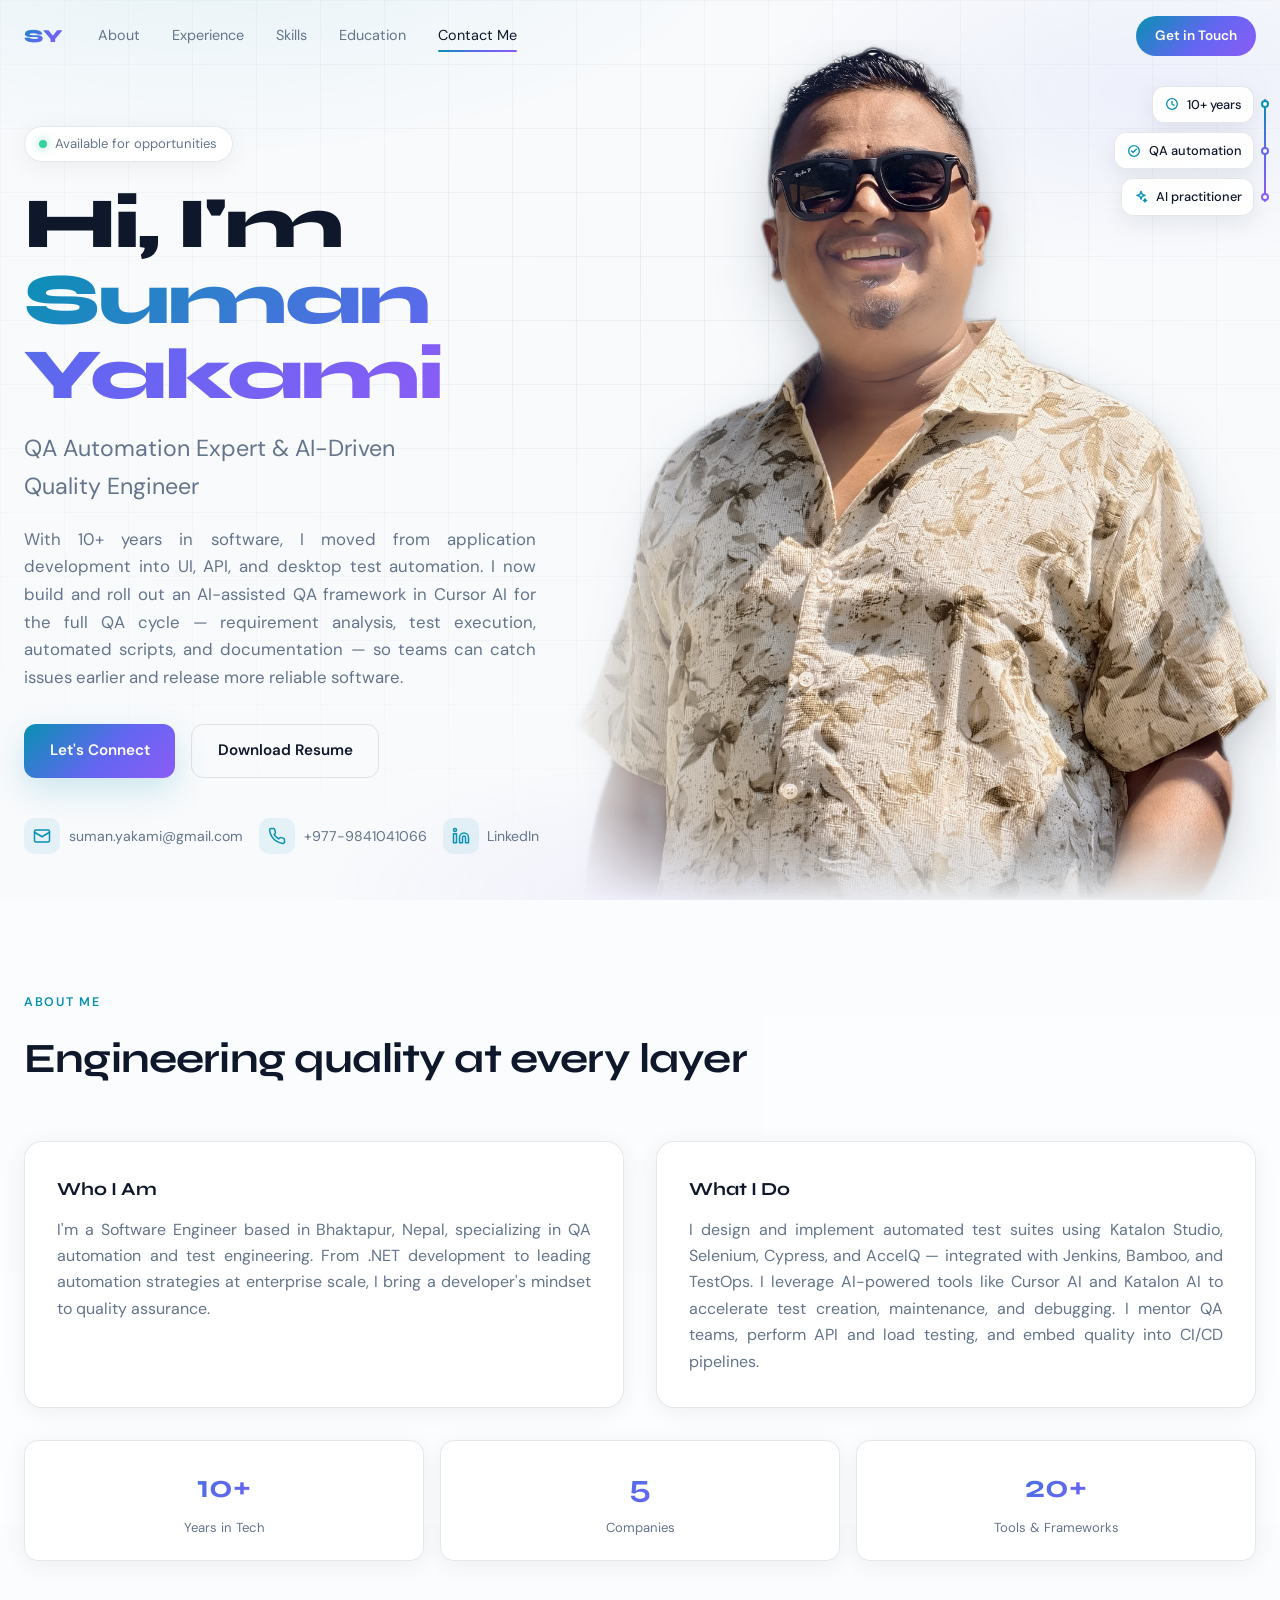
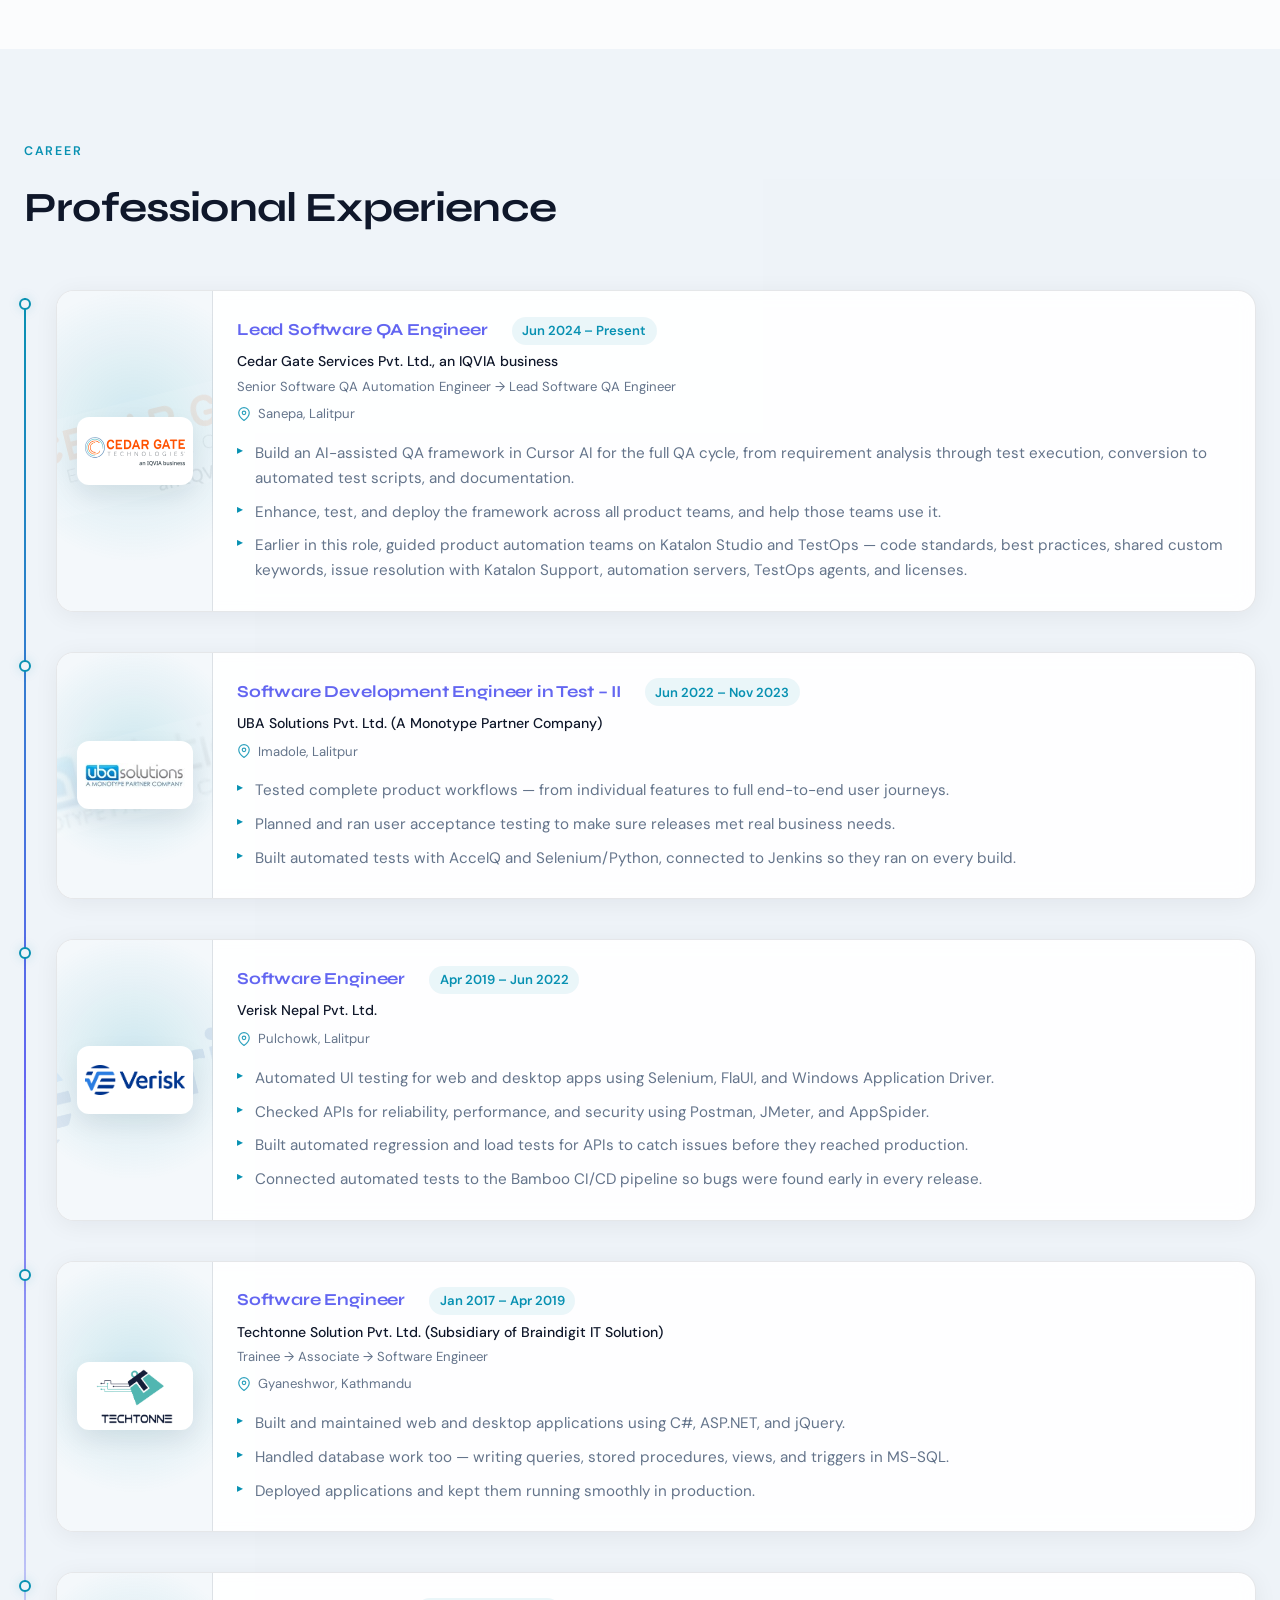
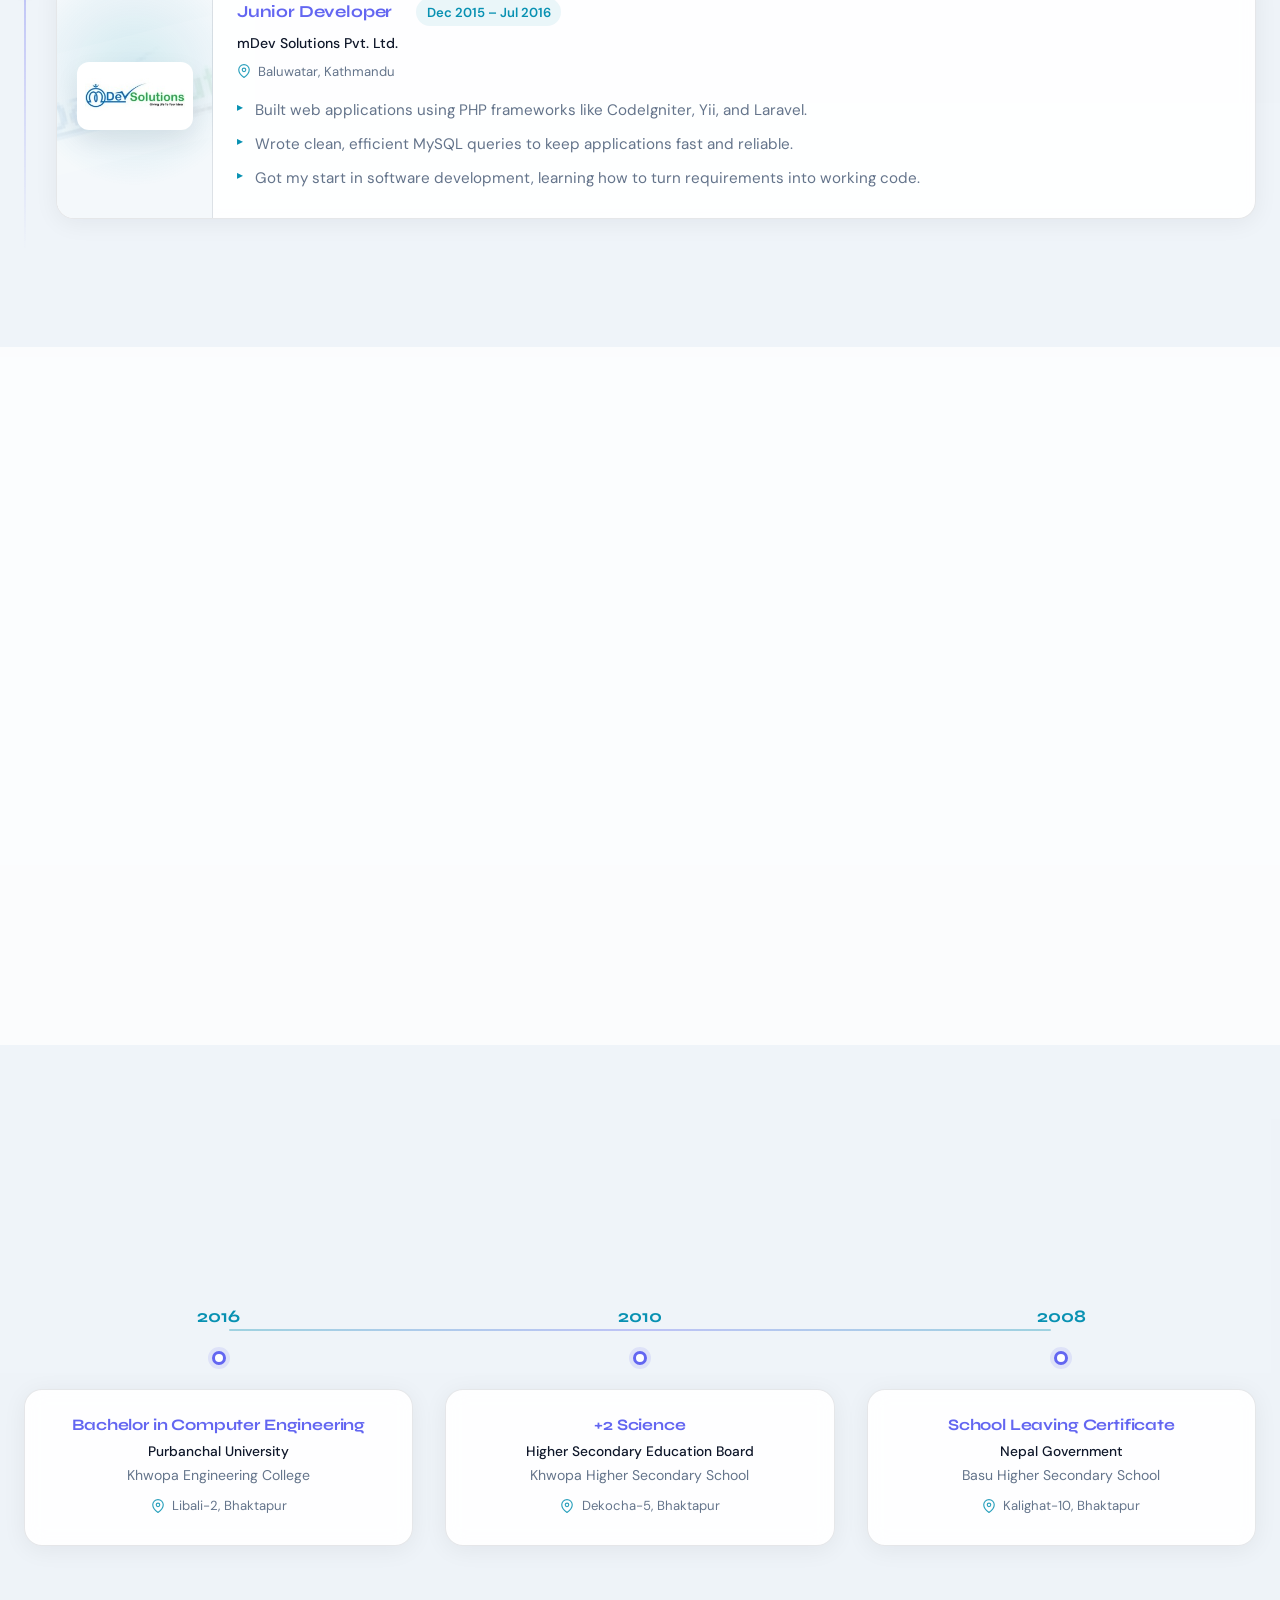
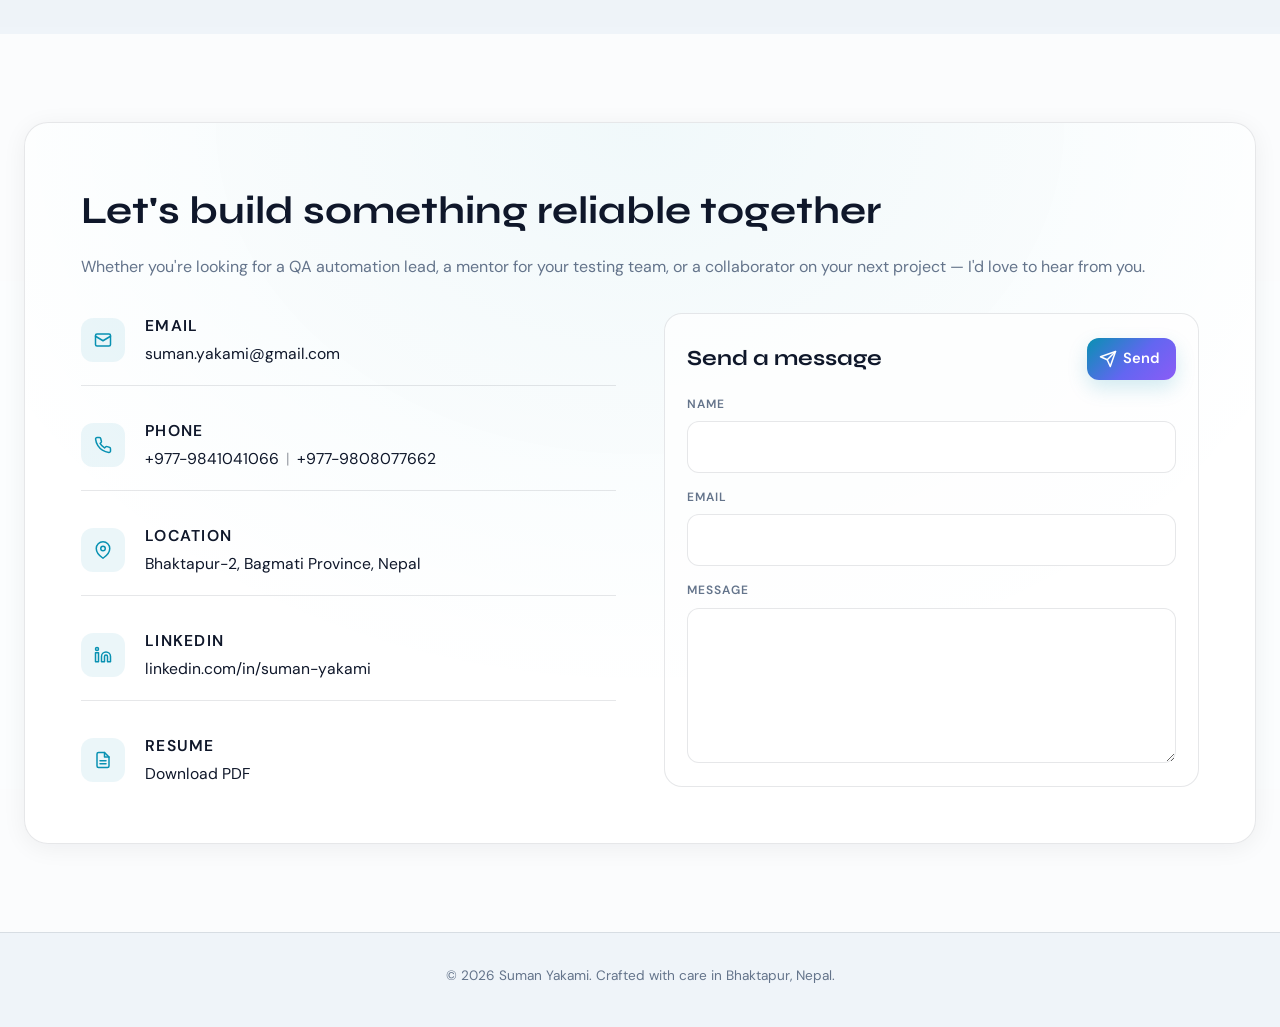
<file: index.html>
<!DOCTYPE html>
<html lang="en">
<head>
  <meta charset="UTF-8" />
  <meta name="viewport" content="width=device-width, initial-scale=1.0" />
  <meta name="description" content="Suman Yakami — Lead Software QA Engineer. Builds an AI-assisted QA framework with Cursor AI, with a background in application development and UI, API, and desktop test automation." />
  <title>Suman Yakami | Lead Software QA Engineer</title>
  <link rel="icon" href="favicon.svg" type="image/svg+xml" />
  <link rel="apple-touch-icon" href="favicon.svg" />
  <link rel="preconnect" href="https://fonts.googleapis.com" />
  <link rel="preconnect" href="https://fonts.gstatic.com" crossorigin />
  <link href="https://fonts.googleapis.com/css2?family=DM+Sans:ital,opsz,wght@0,9..40,300;0,9..40,400;0,9..40,500;0,9..40,600;0,9..40,700;1,9..40,400&family=Syne:wght@500;600;700;800&display=swap" rel="stylesheet" />
  <link rel="stylesheet" href="styles.css">
</head>
<body>
  <div class="grid-bg" aria-hidden="true"></div>

  <nav class="nav" id="nav">
    <div class="container nav-inner">
      <div class="nav-left">
        <a href="#" class="logo">SY</a>
        <div class="nav-links" id="navLinks">
          <a href="#about">About</a>
          <a href="#experience">Experience</a>
          <a href="#skills">Skills</a>
          <a href="#education">Education</a>
          <a href="#contact">Contact Me</a>
        </div>
      </div>
      <div class="nav-right">
        <a href="#contact" class="nav-cta">Get in Touch</a>
        <button class="menu-toggle" id="menuToggle" aria-label="Toggle menu">☰</button>
      </div>
    </div>
  </nav>

  <header class="hero">
    <div class="container hero-grid">
      <div class="hero-content">
        <div class="hero-badge">
          <span class="dot"></span>
          Available for opportunities
        </div>
        <h1>Hi, I'm <span class="highlight">Suman Yakami</span></h1>
        <p class="hero-role">QA Automation Expert & AI-Driven Quality Engineer</p>
        <p class="hero-desc">
          With 10+ years in software, I moved from application development into UI, API, and desktop test automation. I now build and roll out an AI-assisted QA framework in Cursor AI for the full QA cycle — requirement analysis, test execution, automated scripts, and documentation — so teams can catch issues earlier and release more reliable software.
        </p>
        <div class="hero-actions">
          <a href="#contact" class="btn btn-primary">Let's Connect</a>
          <a href="Resume_Suman-Yakami.pdf" class="btn btn-outline" target="_blank" rel="noopener">Download Resume</a>
        </div>
        <div class="hero-contact">
          <a href="mailto:suman.yakami@gmail.com">
            <span class="hero-contact-icon" aria-hidden="true">
              <svg viewBox="0 0 24 24"><rect x="2" y="4" width="20" height="16" rx="2"/><path d="m2 7 10 6 10-6"/></svg>
            </span>
            suman.yakami@gmail.com
          </a>
          <a href="tel:+9779841041066">
            <span class="hero-contact-icon" aria-hidden="true">
              <svg viewBox="0 0 24 24"><path d="M22 16.92v3a2 2 0 0 1-2.18 2 19.79 19.79 0 0 1-8.63-3.07 19.5 19.5 0 0 1-6-6 19.79 19.79 0 0 1-3.07-8.67A2 2 0 0 1 4.11 2h3a2 2 0 0 1 2 1.72 12.84 12.84 0 0 0 .7 2.81 2 2 0 0 1-.45 2.11L8.09 9.91a16 16 0 0 0 6 6l1.27-1.27a2 2 0 0 1 2.11-.45 12.84 12.84 0 0 0 2.81.7A2 2 0 0 1 22 16.92z"/></svg>
            </span>
            +977-9841041066
          </a>
          <a href="https://www.linkedin.com/in/suman-yakami" target="_blank" rel="noopener">
            <span class="hero-contact-icon" aria-hidden="true">
              <svg viewBox="0 0 24 24"><path d="M16 8a6 6 0 0 1 6 6v7h-4v-7a2 2 0 0 0-2-2 2 2 0 0 0-2 2v7h-4v-7a6 6 0 0 1 6-6z"/><path d="M2 9h4v12H2z"/><circle cx="4" cy="4" r="2"/></svg>
            </span>
            LinkedIn
          </a>
        </div>
      </div>
      <div class="hero-visual">
        <div class="photo-glow"></div>
        <div class="photo-frame">
          <img src="profile.png?v=2" alt="Suman Yakami — Lead Software QA Engineer" width="1185" height="1440" />
        </div>
        <div class="hero-stack">
          <div class="hero-stack-item">
            <span class="hero-stack-icon" aria-hidden="true">
              <svg viewBox="0 0 24 24"><circle cx="12" cy="12" r="8"/><path d="M12 8v4l3 2"/></svg>
            </span>
            <span>10+ years</span>
          </div>
          <div class="hero-stack-item">
            <span class="hero-stack-icon" aria-hidden="true">
              <svg viewBox="0 0 24 24"><circle cx="12" cy="12" r="8"/><path d="m8.5 12 2.2 2.2 4.8-4.8"/></svg>
            </span>
            <span>QA automation</span>
          </div>
          <div class="hero-stack-item">
            <span class="hero-stack-icon" aria-hidden="true">
              <svg viewBox="0 0 24 24"><path d="M12 3.5 13.6 8 18.2 9.5 13.6 11 12 15.5 10.4 11 5.8 9.5 10.4 8Z"/><path d="M18 14.5 18.7 16.3 18.8 16.5 20.5 17.2 18.7 17.9 18 19.7 17.3 17.9 15.5 17.2 17.3 16.5Z"/></svg>
            </span>
            <span>AI practitioner</span>
          </div>
        </div>
      </div>
    </div>
  </header>

  <section id="about">
    <div class="container">
      <div class="section-header reveal">
        <span class="section-label">About Me</span>
        <h2 class="section-title">Engineering quality at every layer</h2>
      </div>
      <div class="about-grid">
        <div class="about-card reveal">
          <h3>Who I Am</h3>
          <p>
            I'm a Software Engineer based in Bhaktapur, Nepal, specializing in QA automation and
            test engineering. From .NET development to leading automation strategies at enterprise
            scale, I bring a developer's mindset to quality assurance.
          </p>
        </div>
        <div class="about-card reveal">
          <h3>What I Do</h3>
          <p>
            I design and implement automated test suites using Katalon Studio, Selenium, Cypress,
            and AccelQ — integrated with Jenkins, Bamboo, and TestOps. I leverage AI-powered tools
            like Cursor AI and Katalon AI to accelerate test creation, maintenance, and debugging.
            I mentor QA teams, perform API and load testing, and embed quality into CI/CD pipelines.
          </p>
        </div>
      </div>
      <div class="stats-row reveal">
        <div class="stat">
          <strong>10+</strong>
          <span>Years in Tech</span>
        </div>
        <div class="stat">
          <strong>5</strong>
          <span>Companies</span>
        </div>
        <div class="stat">
          <strong>20+</strong>
          <span>Tools &amp; Frameworks</span>
        </div>
      </div>
    </div>
  </section>

  <section id="experience">
    <div class="container">
      <div class="section-header reveal">
        <span class="section-label">Career</span>
        <h2 class="section-title">Professional Experience</h2>
      </div>
      <div class="timeline">
        <article class="timeline-item">
          <div class="timeline-card">
            <div class="timeline-logo-stage">
              <img class="timeline-logo-wash" src="logos/cedargate.png" alt="" aria-hidden="true" />
              <img class="timeline-logo" src="logos/cedargate.png" alt="" width="140" height="64" />
            </div>
            <div class="timeline-body">
            <div class="timeline-meta">
              <h3>Lead Software QA Engineer</h3>
              <span class="timeline-date">Jun 2024 – Present</span>
            </div>
            <div class="timeline-brand">
              <div>
                <p class="timeline-company">Cedar Gate Services Pvt. Ltd., an IQVIA business</p>
                <p class="timeline-path">Senior Software QA Automation Engineer → Lead Software QA Engineer</p>
              </div>
            </div>
            <p class="location-line">
              <svg viewBox="0 0 24 24" aria-hidden="true"><path d="M21 10c0 7-9 13-9 13s-9-6-9-13a9 9 0 0 1 18 0z"/><circle cx="12" cy="10" r="3"/></svg>
              <span>Sanepa, Lalitpur</span>
            </p>
            <ul>
              <li>Build an AI-assisted QA framework in Cursor AI for the full QA cycle, from requirement analysis through test execution, conversion to automated test scripts, and documentation.</li>
              <li>Enhance, test, and deploy the framework across all product teams, and help those teams use it.</li>
              <li>Earlier in this role, guided product automation teams on Katalon Studio and TestOps — code standards, best practices, shared custom keywords, issue resolution with Katalon Support, automation servers, TestOps agents, and licenses.</li>
            </ul>
            </div>
          </div>
        </article>

        <article class="timeline-item">
          <div class="timeline-card">
            <div class="timeline-logo-stage">
              <img class="timeline-logo-wash" src="logos/uba-solutions.jpeg" alt="" aria-hidden="true" />
              <img class="timeline-logo" src="logos/uba-solutions.jpeg" alt="" width="140" height="64" />
            </div>
            <div class="timeline-body">
            <div class="timeline-meta">
              <h3>Software Development Engineer in Test – II</h3>
              <span class="timeline-date">Jun 2022 – Nov 2023</span>
            </div>
            <div class="timeline-brand">
              <p class="timeline-company">UBA Solutions Pvt. Ltd. (A Monotype Partner Company)</p>
            </div>
            <p class="location-line">
              <svg viewBox="0 0 24 24" aria-hidden="true"><path d="M21 10c0 7-9 13-9 13s-9-6-9-13a9 9 0 0 1 18 0z"/><circle cx="12" cy="10" r="3"/></svg>
              <span>Imadole, Lalitpur</span>
            </p>
            <ul>
              <li>Tested complete product workflows — from individual features to full end-to-end user journeys.</li>
              <li>Planned and ran user acceptance testing to make sure releases met real business needs.</li>
              <li>Built automated tests with AccelQ and Selenium/Python, connected to Jenkins so they ran on every build.</li>
            </ul>
            </div>
          </div>
        </article>

        <article class="timeline-item">
          <div class="timeline-card">
            <div class="timeline-logo-stage">
              <img class="timeline-logo-wash" src="logos/verisk.png" alt="" aria-hidden="true" />
              <img class="timeline-logo" src="logos/verisk.png" alt="" width="140" height="64" />
            </div>
            <div class="timeline-body">
            <div class="timeline-meta">
              <h3>Software Engineer</h3>
              <span class="timeline-date">Apr 2019 – Jun 2022</span>
            </div>
            <div class="timeline-brand">
              <p class="timeline-company">Verisk Nepal Pvt. Ltd.</p>
            </div>
            <p class="location-line">
              <svg viewBox="0 0 24 24" aria-hidden="true"><path d="M21 10c0 7-9 13-9 13s-9-6-9-13a9 9 0 0 1 18 0z"/><circle cx="12" cy="10" r="3"/></svg>
              <span>Pulchowk, Lalitpur</span>
            </p>
            <ul>
              <li>Automated UI testing for web and desktop apps using Selenium, FlaUI, and Windows Application Driver.</li>
              <li>Checked APIs for reliability, performance, and security using Postman, JMeter, and AppSpider.</li>
              <li>Built automated regression and load tests for APIs to catch issues before they reached production.</li>
              <li>Connected automated tests to the Bamboo CI/CD pipeline so bugs were found early in every release.</li>
            </ul>
            </div>
          </div>
        </article>

        <article class="timeline-item">
          <div class="timeline-card">
            <div class="timeline-logo-stage quiet-wash">
              <img class="timeline-logo-wash" src="logos/techtonne.png" alt="" aria-hidden="true" />
              <img class="timeline-logo" src="logos/techtonne.png" alt="" width="140" height="64" />
            </div>
            <div class="timeline-body">
            <div class="timeline-meta">
              <h3>Software Engineer</h3>
              <span class="timeline-date">Jan 2017 – Apr 2019</span>
            </div>
            <div class="timeline-brand">
              <div>
                <p class="timeline-company">Techtonne Solution Pvt. Ltd. (Subsidiary of Braindigit IT Solution)</p>
                <p class="timeline-path">Trainee → Associate → Software Engineer</p>
              </div>
            </div>
            <p class="location-line">
              <svg viewBox="0 0 24 24" aria-hidden="true"><path d="M21 10c0 7-9 13-9 13s-9-6-9-13a9 9 0 0 1 18 0z"/><circle cx="12" cy="10" r="3"/></svg>
              <span>Gyaneshwor, Kathmandu</span>
            </p>
            <ul>
              <li>Built and maintained web and desktop applications using C#, ASP.NET, and jQuery.</li>
              <li>Handled database work too — writing queries, stored procedures, views, and triggers in MS-SQL.</li>
              <li>Deployed applications and kept them running smoothly in production.</li>
            </ul>
            </div>
          </div>
        </article>

        <article class="timeline-item">
          <div class="timeline-card">
            <div class="timeline-logo-stage">
              <img class="timeline-logo-wash" src="logos/mdev-solutions.jpeg" alt="" aria-hidden="true" />
              <img class="timeline-logo" src="logos/mdev-solutions.jpeg" alt="" width="140" height="64" />
            </div>
            <div class="timeline-body">
            <div class="timeline-meta">
              <h3>Junior Developer</h3>
              <span class="timeline-date">Dec 2015 – Jul 2016</span>
            </div>
            <div class="timeline-brand">
              <p class="timeline-company">mDev Solutions Pvt. Ltd.</p>
            </div>
            <p class="location-line">
              <svg viewBox="0 0 24 24" aria-hidden="true"><path d="M21 10c0 7-9 13-9 13s-9-6-9-13a9 9 0 0 1 18 0z"/><circle cx="12" cy="10" r="3"/></svg>
              <span>Baluwatar, Kathmandu</span>
            </p>
            <ul>
              <li>Built web applications using PHP frameworks like CodeIgniter, Yii, and Laravel.</li>
              <li>Wrote clean, efficient MySQL queries to keep applications fast and reliable.</li>
              <li>Got my start in software development, learning how to turn requirements into working code.</li>
            </ul>
            </div>
          </div>
        </article>
      </div>
    </div>
  </section>

  <section id="skills">
    <div class="container">
      <div class="section-header reveal">
        <span class="section-label">Expertise</span>
        <h2 class="section-title">Technical Skills</h2>
      </div>
      <div class="skills-grid">
        <div class="skill-group reveal">
          <h3><span class="icon" aria-hidden="true"><svg viewBox="0 0 24 24"><polyline points="16 18 22 12 16 6"/><polyline points="8 6 2 12 8 18"/></svg></span> Development</h3>
          <div class="skill-tags">
            <span class="skill-tag">C / C++</span>
            <span class="skill-tag">HTML / CSS</span>
            <span class="skill-tag">JavaScript / jQuery</span>
            <span class="skill-tag">PHP</span>
            <span class="skill-tag">C# / ASP.NET</span>
            <span class="skill-tag">Python</span>
            <span class="skill-tag">MySQL</span>
            <span class="skill-tag">MS-SQL</span>
          </div>
        </div>
        <div class="skill-group reveal">
          <h3><span class="icon" aria-hidden="true"><svg viewBox="0 0 24 24"><polygon points="13 2 3 14 12 14 11 22 21 10 12 10 13 2"/></svg></span> QA &amp; Automation</h3>
          <div class="skill-tags">
            <span class="skill-tag">Katalon Studio &amp; TestOps</span>
            <span class="skill-tag">Selenium C# / Python</span>
            <span class="skill-tag">AccelQ</span>
            <span class="skill-tag">Cypress</span>
            <span class="skill-tag">Windows App Driver</span>
            <span class="skill-tag">FlaUI</span>
            <span class="skill-tag">TestRail</span>
            <span class="skill-tag">BrowserStack</span>
            <span class="skill-tag">JMeter</span>
            <span class="skill-tag">Postman</span>
          </div>
        </div>
        <div class="skill-group reveal">
          <h3><span class="icon" aria-hidden="true"><svg viewBox="0 0 24 24"><path d="M12 15a3 3 0 1 0 0-6 3 3 0 0 0 0 6z"/><path d="M19.4 15a1.65 1.65 0 0 0 .33 1.82l.06.06a2 2 0 0 1-2.83 2.83l-.06-.06a1.65 1.65 0 0 0-1.82-.33 1.65 1.65 0 0 0-1 1.51V21a2 2 0 0 1-4 0v-.09A1.65 1.65 0 0 0 9 19.4a1.65 1.65 0 0 0-1.82.33l-.06.06a2 2 0 0 1-2.83-2.83l.06-.06A1.65 1.65 0 0 0 4.68 15a1.65 1.65 0 0 0-1.51-1H3a2 2 0 0 1 0-4h.09A1.65 1.65 0 0 0 4.6 9a1.65 1.65 0 0 0-.33-1.82l-.06-.06a2 2 0 0 1 2.83-2.83l.06.06A1.65 1.65 0 0 0 9 4.68a1.65 1.65 0 0 0 1-1.51V3a2 2 0 0 1 4 0v.09a1.65 1.65 0 0 0 1 1.51 1.65 1.65 0 0 0 1.82-.33l.06-.06a2 2 0 0 1 2.83 2.83l-.06.06A1.65 1.65 0 0 0 19.4 9a1.65 1.65 0 0 0 1.51 1H21a2 2 0 0 1 0 4h-.09a1.65 1.65 0 0 0-1.51 1z"/></svg></span> Tools &amp; Platforms</h3>
          <div class="skill-tags">
            <span class="skill-tag">Git</span>
            <span class="skill-tag">Jira</span>
            <span class="skill-tag">Bamboo</span>
            <span class="skill-tag">Jenkins</span>
            <span class="skill-tag">Algolia</span>
            <span class="skill-tag">Shopify</span>
          </div>
        </div>
        <div class="skill-group reveal">
          <h3><span class="icon" aria-hidden="true"><svg viewBox="0 0 24 24"><polygon points="10,3 11.8,8.5 17,10 11.8,11.5 10,17 8.2,11.5 3,10 8.2,8.5"/><polygon points="19,2 19.7,4.5 22,5.2 19.7,5.9 19,8.5 18.3,5.9 16,5.2 18.3,4.5"/><polygon points="15,17 15.5,18.5 17,19 15.5,19.5 15,21 14.5,19.5 13,19 14.5,18.5"/></svg></span> AI Tools</h3>
          <div class="skill-tags">
            <span class="skill-tag">Cursor AI</span>
            <span class="skill-tag">Katalon AI</span>
            <span class="skill-tag">AI Test Generation</span>
            <span class="skill-tag">Self-Healing Locators</span>
            <span class="skill-tag">AI Code Assistance</span>
            <span class="skill-tag">AI Test Analysis</span>
            <span class="skill-tag">TestOps AI Reporting</span>
          </div>
        </div>
      </div>
    </div>
  </section>

  <section id="education">
    <div class="container">
      <div class="section-header reveal">
        <span class="section-label">Background</span>
        <h2 class="section-title">Education</h2>
      </div>
      <div class="edu-timeline">
        <div class="edu-step reveal">
          <span class="edu-step-year">2016</span>
          <span class="edu-step-dot" aria-hidden="true"></span>
          <div class="edu-step-content" data-year="2016">
            <h3>Bachelor in Computer Engineering</h3>
            <p class="edu-board">Purbanchal University</p>
            <p class="edu-institution">Khwopa Engineering College</p>
            <p class="location-line">
              <svg viewBox="0 0 24 24" aria-hidden="true"><path d="M21 10c0 7-9 13-9 13s-9-6-9-13a9 9 0 0 1 18 0z"/><circle cx="12" cy="10" r="3"/></svg>
              <span>Libali-2, Bhaktapur</span>
            </p>
          </div>
        </div>
        <div class="edu-step reveal">
          <span class="edu-step-year">2010</span>
          <span class="edu-step-dot" aria-hidden="true"></span>
          <div class="edu-step-content" data-year="2010">
            <h3>+2 Science</h3>
            <p class="edu-board">Higher Secondary Education Board</p>
            <p class="edu-institution">Khwopa Higher Secondary School</p>
            <p class="location-line">
              <svg viewBox="0 0 24 24" aria-hidden="true"><path d="M21 10c0 7-9 13-9 13s-9-6-9-13a9 9 0 0 1 18 0z"/><circle cx="12" cy="10" r="3"/></svg>
              <span>Dekocha-5, Bhaktapur</span>
            </p>
          </div>
        </div>
        <div class="edu-step reveal">
          <span class="edu-step-year">2008</span>
          <span class="edu-step-dot" aria-hidden="true"></span>
          <div class="edu-step-content" data-year="2008">
            <h3>School Leaving Certificate</h3>
            <p class="edu-board">Nepal Government</p>
            <p class="edu-institution">Basu Higher Secondary School</p>
            <p class="location-line">
              <svg viewBox="0 0 24 24" aria-hidden="true"><path d="M21 10c0 7-9 13-9 13s-9-6-9-13a9 9 0 0 1 18 0z"/><circle cx="12" cy="10" r="3"/></svg>
              <span>Kalighat-10, Bhaktapur</span>
            </p>
          </div>
        </div>
      </div>
    </div>
  </section>

  <section id="contact">
    <div class="container">
      <div class="contact-wrapper reveal">
        <h2>Let's build something reliable together</h2>
        <p>
          Whether you're looking for a QA automation lead, a mentor for your testing team,
          or a collaborator on your next project — I'd love to hear from you.
        </p>
        <div class="contact-layout">
        <ul class="contact-list">
          <li>
            <span class="contact-icon" aria-hidden="true">
              <svg viewBox="0 0 24 24"><rect x="2" y="4" width="20" height="16" rx="2"/><path d="m2 7 10 6 10-6"/></svg>
            </span>
            <div class="contact-details">
              <span class="contact-label">Email</span>
              <a href="mailto:suman.yakami@gmail.com">suman.yakami@gmail.com</a>
            </div>
          </li>
          <li>
            <span class="contact-icon" aria-hidden="true">
              <svg viewBox="0 0 24 24"><path d="M22 16.92v3a2 2 0 0 1-2.18 2 19.79 19.79 0 0 1-8.63-3.07 19.5 19.5 0 0 1-6-6 19.79 19.79 0 0 1-3.07-8.67A2 2 0 0 1 4.11 2h3a2 2 0 0 1 2 1.72 12.84 12.84 0 0 0 .7 2.81 2 2 0 0 1-.45 2.11L8.09 9.91a16 16 0 0 0 6 6l1.27-1.27a2 2 0 0 1 2.11-.45 12.84 12.84 0 0 0 2.81.7A2 2 0 0 1 22 16.92z"/></svg>
            </span>
            <div class="contact-details">
              <span class="contact-label">Phone</span>
              <div class="phone-numbers">
                <a href="tel:+9779841041066">+977-9841041066</a>
                <span class="phone-sep" aria-hidden="true">|</span>
                <a href="tel:+9779808077662">+977-9808077662</a>
              </div>
            </div>
          </li>
          <li>
            <span class="contact-icon" aria-hidden="true">
              <svg viewBox="0 0 24 24"><path d="M21 10c0 7-9 13-9 13s-9-6-9-13a9 9 0 0 1 18 0z"/><circle cx="12" cy="10" r="3"/></svg>
            </span>
            <div class="contact-details">
              <span class="contact-label">Location</span>
              <span>Bhaktapur-2, Bagmati Province, Nepal</span>
            </div>
          </li>
          <li>
            <span class="contact-icon" aria-hidden="true">
              <svg viewBox="0 0 24 24"><path d="M16 8a6 6 0 0 1 6 6v7h-4v-7a2 2 0 0 0-2-2 2 2 0 0 0-2 2v7h-4v-7a6 6 0 0 1 6-6z"/><path d="M2 9h4v12H2z"/><circle cx="4" cy="4" r="2"/></svg>
            </span>
            <div class="contact-details">
              <span class="contact-label">LinkedIn</span>
              <a href="https://www.linkedin.com/in/suman-yakami" target="_blank" rel="noopener">linkedin.com/in/suman-yakami</a>
            </div>
          </li>
          <li>
            <span class="contact-icon" aria-hidden="true">
              <svg viewBox="0 0 24 24"><path d="M14 2H6a2 2 0 0 0-2 2v16a2 2 0 0 0 2 2h12a2 2 0 0 0 2-2V8z"/><path d="M14 2v6h6"/><path d="M16 13H8"/><path d="M16 17H8"/></svg>
            </span>
            <div class="contact-details">
              <span class="contact-label">Resume</span>
              <a href="Resume_Suman-Yakami.pdf" target="_blank" rel="noopener">Download PDF</a>
            </div>
          </li>
        </ul>
        <form class="contact-form" id="contactForm" novalidate>
          <div class="contact-form-head">
            <h3>Send a message</h3>
            <button type="submit" class="contact-send">
              <svg viewBox="0 0 24 24" aria-hidden="true"><path d="M22 2 11 13"/><path d="m22 2-7 20-4-9-9-4 20-7z"/></svg>
              <span>Send</span>
            </button>
          </div>
          <div class="field">
            <label for="contactName">Name</label>
            <input id="contactName" name="name" type="text" autocomplete="name" required />
            <p class="field-error" id="contactNameError" hidden></p>
          </div>
          <div class="field">
            <label for="contactEmail">Email</label>
            <input id="contactEmail" name="email" type="email" autocomplete="email" required />
            <p class="field-error" id="contactEmailError" hidden></p>
          </div>
          <div class="field">
            <label for="contactMessage">Message</label>
            <textarea id="contactMessage" name="message" rows="5" required></textarea>
            <p class="field-error" id="contactMessageError" hidden></p>
          </div>
          <p class="form-note" id="formNote" hidden></p>
        </form>
        </div>
      </div>
    </div>
  </section>

  <footer>
    <div class="container">
      <p>&copy; 2026 Suman Yakami. Crafted with care in Bhaktapur, Nepal.</p>
    </div>
  </footer>

  <script>
    const nav = document.getElementById("nav");
    const navLinks = document.getElementById("navLinks");
    const menuToggle = document.getElementById("menuToggle");
    const sections = document.querySelectorAll("section[id]");
    const navAnchors = document.querySelectorAll(".nav-links a[href^='#']");

    window.addEventListener("scroll", () => {
      nav.classList.toggle("scrolled", window.scrollY > 40);
    });

    menuToggle.addEventListener("click", () => {
      navLinks.classList.toggle("open");
    });

    navAnchors.forEach((link) => {
      link.addEventListener("click", () => navLinks.classList.remove("open"));
    });

    const revealObserver = new IntersectionObserver(
      (entries) => {
        entries.forEach((entry) => {
          if (entry.isIntersecting) entry.target.classList.add("visible");
        });
      },
      { threshold: 0.12, rootMargin: "0px 0px -40px 0px" }
    );

    document.querySelectorAll(".reveal, .timeline-item").forEach((el) => {
      revealObserver.observe(el);
    });

    const sectionObserver = new IntersectionObserver(
      (entries) => {
        entries.forEach((entry) => {
          if (entry.isIntersecting) {
            navAnchors.forEach((link) => {
              link.classList.toggle("active", link.getAttribute("href") === `#${entry.target.id}`);
            });
          }
        });
      },
      { threshold: 0.35, rootMargin: `-${nav.offsetHeight}px 0px -55% 0px` }
    );

    sections.forEach((section) => sectionObserver.observe(section));

    const contactForm = document.getElementById("contactForm");
    const formNote = document.getElementById("formNote");

    function setFieldError(input, errorEl, message) {
      const invalid = Boolean(message);
      input.setAttribute("aria-invalid", invalid ? "true" : "false");
      input.setAttribute("aria-describedby", errorEl.id);
      errorEl.hidden = !invalid;
      errorEl.textContent = message;
    }

    contactForm.addEventListener("submit", (event) => {
      event.preventDefault();
      const name = contactForm.name.value.trim();
      const email = contactForm.email.value.trim();
      const message = contactForm.message.value.trim();
      const emailOk = /^[^\s@]+@[^\s@]+\.[^\s@]+$/.test(email);

      setFieldError(contactForm.name, document.getElementById("contactNameError"), name ? "" : "Please enter your name.");
      setFieldError(contactForm.email, document.getElementById("contactEmailError"), emailOk ? "" : "Please enter a valid email.");
      setFieldError(contactForm.message, document.getElementById("contactMessageError"), message ? "" : "Please write a message.");

      if (!name || !emailOk || !message) {
        formNote.hidden = true;
        return;
      }

      const subject = encodeURIComponent(`Portfolio message from ${name}`);
      const body = encodeURIComponent(`Name: ${name}\nEmail: ${email}\n\n${message}`);
      window.location.href = `mailto:suman.yakami@gmail.com?subject=${subject}&body=${body}`;
      formNote.hidden = false;
      formNote.classList.remove("is-error");
      formNote.textContent = "Your email app should open with this message ready to send.";
    });
  </script>
</body>
</html>
</file>
<file: styles.css>
:root {
  --bg: #f8fafc;
  --bg-elevated: #ffffff;
  --bg-card: rgba(255, 255, 255, 0.92);
  --border: rgba(15, 23, 42, 0.1);
  --text: #0f172a;
  --text-muted: #64748b;
  --accent: #0891b2;
  --accent-2: #6366f1;
  --accent-glow: rgba(8, 145, 178, 0.18);
  --gradient: linear-gradient(135deg, #0891b2 0%, #6366f1 55%, #8b5cf6 100%);
  --radius: 18px;
  --shadow: 0 20px 50px rgba(15, 23, 42, 0.1);
  --nav-h: 72px;
  --section-plain: rgba(255, 255, 255, 0.42);
  --section-muted: rgba(231, 238, 246, 0.55);
}

*, *::before, *::after { box-sizing: border-box; margin: 0; padding: 0; }
html { scroll-behavior: smooth; scroll-padding-top: var(--nav-h); overflow-x: clip; }

body {
  font-family: "DM Sans", system-ui, sans-serif;
  background: var(--bg);
  color: var(--text);
  line-height: 1.65;
  overflow-x: clip;
}

body::before {
  content: "";
  position: fixed;
  inset: 0;
  background:
    radial-gradient(ellipse 80% 50% at 15% -10%, rgba(8, 145, 178, 0.08), transparent 55%),
    radial-gradient(ellipse 60% 40% at 90% 10%, rgba(99, 102, 241, 0.07), transparent 50%),
    radial-gradient(ellipse 50% 30% at 50% 100%, rgba(139, 92, 246, 0.06), transparent 50%);
  pointer-events: none;
  z-index: 0;
}

.grid-bg {
  position: fixed;
  inset: 0;
  background-image:
    linear-gradient(rgba(15, 23, 42, 0.055) 1px, transparent 1px),
    linear-gradient(90deg, rgba(15, 23, 42, 0.055) 1px, transparent 1px);
  background-size: 64px 64px;
  mask-image: radial-gradient(ellipse 80% 70% at 50% 30%, black, transparent);
  pointer-events: none;
  z-index: 0;
}

a { color: inherit; text-decoration: none; }
img { max-width: 100%; display: block; }
ul { list-style: none; }

.container {
  width: min(1280px, calc(100% - 3rem));
  margin-inline: auto;
  position: relative;
  z-index: 1;
}

/* Navigation */
.nav {
  position: fixed;
  top: 0;
  left: 0;
  right: 0;
  height: var(--nav-h);
  z-index: 100;
  transition: background 0.3s, border-color 0.3s, backdrop-filter 0.3s;
}

.nav.scrolled {
  background: rgba(255, 255, 255, 0.9);
  backdrop-filter: blur(16px);
  border-bottom: 1px solid var(--border);
  box-shadow: 0 4px 20px rgba(15, 23, 42, 0.06);
}

.nav-inner {
  height: 100%;
  display: flex;
  align-items: center;
  justify-content: space-between;
}

.nav-left,
.nav-right {
  display: flex;
  align-items: center;
}

.nav-left { gap: 2.25rem; }
.nav-right { gap: 0.75rem; }

.logo {
  font-family: "Syne", sans-serif;
  font-weight: 800;
  font-size: 1.15rem;
  letter-spacing: -0.02em;
  background: var(--gradient);
  -webkit-background-clip: text;
  -webkit-text-fill-color: transparent;
  background-clip: text;
}

.nav-links {
  display: flex;
  gap: 2rem;
  align-items: center;
}

.nav-links a {
  font-size: 0.9rem;
  color: var(--text-muted);
  transition: color 0.2s;
  position: relative;
}

.nav-links a::after {
  content: "";
  position: absolute;
  left: 0;
  bottom: -4px;
  width: 0;
  height: 2px;
  background: var(--gradient);
  border-radius: 2px;
  transition: width 0.25s ease;
}

.nav-links a:hover,
.nav-links a.active { color: var(--text); }

.nav-links a:hover::after,
.nav-links a.active::after { width: 100%; }

.nav-cta {
  padding: 0.55rem 1.2rem;
  border-radius: 999px;
  background: var(--gradient);
  color: #ffffff !important;
  font-weight: 600;
  font-size: 0.85rem;
  transition: transform 0.2s, box-shadow 0.2s;
}

.nav-cta::after { display: none !important; }
.nav-cta:hover { transform: translateY(-1px); box-shadow: 0 8px 24px var(--accent-glow); }

.menu-toggle {
  display: none;
  background: none;
  border: 1px solid var(--border);
  color: var(--text);
  width: 42px;
  height: 42px;
  border-radius: 10px;
  cursor: pointer;
  font-size: 1.2rem;
}

/* Hero */
.hero {
  min-height: 100vh;
  height: 100vh;
  display: flex;
  align-items: stretch;
  padding: 0;
  position: relative;
  z-index: 1;
}

.hero-content {
  position: relative;
  z-index: 2;
  padding-top: calc(var(--nav-h) + 0.5rem);
}

.hero-grid {
  display: grid;
  grid-template-columns: 1.1fr 0.9fr;
  gap: 4rem;
  align-items: center;
  height: 100%;
}

.hero-badge {
  display: inline-flex;
  align-items: center;
  gap: 0.5rem;
  padding: 0.4rem 0.9rem;
  border-radius: 999px;
  border: 1px solid var(--border);
  background: var(--bg-card);
  font-size: 0.82rem;
  color: var(--text-muted);
  margin-bottom: 1.5rem;
  backdrop-filter: blur(8px);
}

.hero-badge .dot {
  width: 8px;
  height: 8px;
  border-radius: 50%;
  background: #34d399;
  box-shadow: 0 0 10px rgba(52, 211, 153, 0.6);
  animation: pulse 2s infinite;
}

@keyframes pulse {
  0%, 100% { opacity: 1; }
  50% { opacity: 0.5; }
}

.hero h1 {
  font-family: "Syne", sans-serif;
  font-size: clamp(2.8rem, 6vw, 4.5rem);
  font-weight: 800;
  line-height: 1.05;
  letter-spacing: -0.03em;
  margin-bottom: 1rem;
}

.hero h1 .highlight {
  background: var(--gradient);
  -webkit-background-clip: text;
  -webkit-text-fill-color: transparent;
  background-clip: text;
}

.hero-role {
  font-size: clamp(1.1rem, 2.5vw, 1.45rem);
  color: var(--text-muted);
  margin-bottom: 1.25rem;
  font-weight: 400;
  max-width: 28rem;
}

.hero-desc {
  color: var(--text-muted);
  max-width: 32rem;
  margin-bottom: 2rem;
  font-size: 1.05rem;
  text-align: justify;
}

.hero-actions {
  display: flex;
  flex-wrap: wrap;
  gap: 1rem;
  margin-bottom: 2.5rem;
}

.btn {
  display: inline-flex;
  align-items: center;
  gap: 0.5rem;
  padding: 0.85rem 1.6rem;
  border-radius: 12px;
  font-weight: 600;
  font-size: 0.95rem;
  transition: transform 0.2s, box-shadow 0.2s, background 0.2s;
  cursor: pointer;
  border: none;
  font-family: inherit;
}

.btn-primary {
  background: var(--gradient);
  color: #ffffff;
  box-shadow: 0 12px 32px var(--accent-glow);
}

.btn-primary:hover { transform: translateY(-2px); }

.btn-outline {
  background: transparent;
  color: var(--text);
  border: 1px solid var(--border);
}

.btn-outline:hover {
  border-color: var(--accent);
  background: rgba(8, 145, 178, 0.06);
}

.hero-contact {
  display: flex;
  flex-wrap: wrap;
  gap: 1rem;
}

.hero-contact a {
  display: inline-flex;
  align-items: center;
  gap: 0.55rem;
  font-size: 0.88rem;
  color: var(--text-muted);
  transition: color 0.2s;
}

.hero-contact a:hover { color: var(--accent); }

.hero-contact-icon {
  width: 36px;
  height: 36px;
  border-radius: 10px;
  display: grid;
  place-items: center;
  flex-shrink: 0;
  background: rgba(8, 145, 178, 0.08);
  color: var(--accent);
}

.hero-contact-icon svg,
.contact-icon svg {
  width: 18px;
  height: 18px;
  display: block;
  stroke: currentColor;
  fill: none;
  stroke-width: 2;
  stroke-linecap: round;
  stroke-linejoin: round;
}

.hero-visual {
  position: absolute;
  top: calc(var(--nav-h) / 2 + 4px);
  bottom: 0;
  right: -1.25rem;
  display: flex;
  align-items: flex-end;
  justify-content: flex-end;
  height: auto;
  max-height: none;
  z-index: 1;
}

.photo-frame {
  position: relative;
  height: 100%;
  display: flex;
  align-items: flex-end;
  justify-content: flex-end;
}

.photo-frame img {
  height: 100%;
  width: auto;
  max-width: none;
  object-fit: contain;
  object-position: right bottom;
  display: block;
  filter: drop-shadow(0 22px 28px rgba(15, 23, 42, 0.16)) drop-shadow(0 8px 12px rgba(15, 23, 42, 0.08));
  -webkit-mask-image: linear-gradient(90deg, transparent 0%, rgba(0, 0, 0, 0.35) 8%, #000 24%);
  mask-image: linear-gradient(90deg, transparent 0%, rgba(0, 0, 0, 0.35) 8%, #000 24%);
}

.photo-glow {
  display: none;
}

.hero-stack {
  position: absolute;
  top: calc(var(--nav-h) / 2 - 4px + 0.85rem);
  right: 0.35rem;
  z-index: 4;
  display: flex;
  flex-direction: column;
  align-items: flex-end;
  gap: 0.55rem;
  width: 228px;
  padding-right: 16px;
}

.hero-stack::before {
  content: "";
  position: absolute;
  top: 0.85rem;
  bottom: 0.85rem;
  right: 4px;
  width: 2px;
  border-radius: 2px;
  background: linear-gradient(to bottom, #0891b2, #6366f1 55%, #8b5cf6);
}

.hero-stack-item {
  position: relative;
  display: flex;
  align-items: center;
  gap: 0.45rem;
  width: max-content;
  padding: 0.45rem 0.7rem;
  background: rgba(255, 255, 255, 0.92);
  backdrop-filter: blur(12px);
  border: 1px solid var(--border);
  border-radius: 12px;
  box-shadow: 0 8px 22px rgba(15, 23, 42, 0.07);
  font-size: 0.8rem;
  font-weight: 500;
  color: var(--text);
}

.hero-stack-item::after {
  content: "";
  position: absolute;
  right: -16px;
  top: 50%;
  width: 8px;
  height: 8px;
  border-radius: 50%;
  background: #fff;
  border: 2px solid #6366f1;
  transform: translateY(-50%);
}

.hero-stack-item:nth-child(1)::after { border-color: #0891b2; }
.hero-stack-item:nth-child(3)::after { border-color: #8b5cf6; }

.hero-stack-icon {
  width: 16px;
  height: 16px;
  display: grid;
  place-items: center;
  flex-shrink: 0;
  color: var(--accent);
}

.hero-stack-icon svg {
  width: 16px;
  height: 16px;
  display: block;
  stroke: currentColor;
  fill: none;
  stroke-width: 2;
  stroke-linecap: round;
  stroke-linejoin: round;
}

/* Sections */
section {
  padding: 5.5rem 0;
  position: relative;
  z-index: 1;
}

#about,
#skills,
#contact {
  background: var(--section-plain);
}

#experience,
#education {
  background: var(--section-muted);
}

.section-header {
  margin-bottom: 3rem;
}

.section-label {
  display: inline-block;
  font-size: 0.78rem;
  font-weight: 600;
  letter-spacing: 0.14em;
  text-transform: uppercase;
  color: var(--accent);
  margin-bottom: 0.75rem;
}

.section-title {
  font-family: "Syne", sans-serif;
  font-size: clamp(1.8rem, 4vw, 2.6rem);
  font-weight: 700;
  letter-spacing: -0.02em;
}

.about-card,
.stat,
.timeline-card,
.skill-group,
.contact-wrapper,
.hero-badge {
  box-shadow: 0 4px 24px rgba(15, 23, 42, 0.06);
}

/* About */
.about-grid {
  display: grid;
  grid-template-columns: 1fr 1fr;
  gap: 2rem;
}

.about-card {
  background: var(--bg-card);
  border: 1px solid var(--border);
  border-radius: var(--radius);
  padding: 2rem;
  backdrop-filter: blur(10px);
  transition: border-color 0.3s, transform 0.3s;
}

.about-card:hover {
  border-color: rgba(8, 145, 178, 0.35);
  transform: translateY(-4px);
  box-shadow: var(--shadow);
}

.about-card h3 {
  font-family: "Syne", sans-serif;
  font-size: 1.15rem;
  margin-bottom: 0.75rem;
}

.about-card p { 
  color: var(--text-muted);
  text-align: justify;
}

.stats-row {
  display: grid;
  grid-template-columns: repeat(3, 1fr);
  gap: 1rem;
  margin-top: 2rem;
}

.stat {
  text-align: center;
  padding: 1.25rem;
  background: var(--bg-card);
  border: 1px solid var(--border);
  border-radius: 14px;
}

.stat strong {
  display: block;
  font-family: "Syne", sans-serif;
  font-size: 2rem;
  background: var(--gradient);
  -webkit-background-clip: text;
  -webkit-text-fill-color: transparent;
  background-clip: text;
}

.stat span {
  font-size: 0.82rem;
  color: var(--text-muted);
}

/* Experience */
.timeline {
  position: relative;
  padding-left: 2rem;
}

.timeline::before {
  content: "";
  position: absolute;
  left: 0;
  top: 8px;
  bottom: 8px;
  width: 2px;
  background: linear-gradient(to bottom, var(--accent), var(--accent-2), transparent);
  border-radius: 2px;
}

.timeline-item {
  position: relative;
  padding-bottom: 2.5rem;
  opacity: 0;
  transform: translateX(20px);
  transition: opacity 0.5s ease, transform 0.5s ease;
}

.timeline-item.visible {
  opacity: 1;
  transform: translateX(0);
}

.timeline-item::before {
  content: "";
  position: absolute;
  left: -2rem;
  top: 8px;
  width: 12px;
  height: 12px;
  border-radius: 50%;
  background-color: var(--bg);
  background-image: linear-gradient(var(--section-muted), var(--section-muted));
  border: 2px solid var(--accent);
  transform: translateX(-5px);
  box-shadow: 0 0 12px var(--accent-glow);
}

.timeline-card {
  display: flex;
  align-items: stretch;
  background: var(--bg-card);
  border: 1px solid var(--border);
  border-radius: var(--radius);
  padding: 0;
  overflow: hidden;
  backdrop-filter: blur(10px);
  transition: border-color 0.3s;
}

.timeline-card:hover {
  border-color: rgba(8, 145, 178, 0.3);
  box-shadow: var(--shadow);
}

.timeline-logo-stage {
  position: relative;
  width: 156px;
  flex-shrink: 0;
  display: grid;
  place-items: center;
  overflow: hidden;
  background:
    radial-gradient(circle at 50% 42%, rgba(8, 145, 178, 0.16), transparent 68%),
    #f4f8fb;
  border-right: 1px solid var(--border);
}

.timeline-logo-wash {
  position: absolute;
  width: 190%;
  max-width: none;
  height: 78%;
  object-fit: contain;
  opacity: 0.09;
  pointer-events: none;
  transform: rotate(-14deg) scale(1.15);
}

.timeline-logo-stage.quiet-wash .timeline-logo-wash {
  opacity: 0;
}

.timeline-logo {
  position: relative;
  z-index: 1;
  width: 116px;
  height: 68px;
  object-fit: contain;
  background: #fff;
  border-radius: 12px;
  padding: 0.4rem 0.5rem;
  box-shadow: 0 10px 24px rgba(15, 23, 42, 0.08);
  transition: transform 0.35s ease;
}

.timeline-card:hover .timeline-logo {
  transform: scale(1.06);
}

.timeline-body {
  flex: 1;
  min-width: 0;
  padding: 1.6rem 1.5rem 1.7rem;
}

.timeline-meta {
  display: flex;
  flex-wrap: wrap;
  gap: 0.75rem 1.5rem;
  margin-bottom: 0.4rem;
  align-items: baseline;
}

.timeline-meta h3 {
  font-family: "Syne", sans-serif;
  font-size: 1.05rem;
  font-weight: 700;
  color: var(--accent-2);
  letter-spacing: -0.01em;
  line-height: 1.35;
}

.timeline-date {
  font-size: 0.82rem;
  color: var(--accent);
  font-weight: 600;
  background: rgba(8, 145, 178, 0.08);
  padding: 0.2rem 0.65rem;
  border-radius: 999px;
}

.timeline-brand {
  display: block;
  margin-bottom: 0.45rem;
}

.timeline-company {
  font-family: "DM Sans", system-ui, sans-serif;
  font-size: 0.88rem;
  font-weight: 500;
  color: var(--text);
  margin-bottom: 0.4rem;
  line-height: 1.45;
  overflow-wrap: break-word;
}

.timeline-brand > div {
  display: flex;
  flex-direction: column;
  gap: 0.15rem;
  min-width: 0;
}

.timeline-brand .timeline-company,
.timeline-brand .timeline-path {
  margin-bottom: 0;
}

.timeline-company:has(+ .timeline-path) {
  margin-bottom: 0.15rem;
}

.timeline-path {
  font-size: 0.82rem;
  color: var(--text-muted);
  margin-bottom: 0.45rem;
  line-height: 1.45;
}

.location-line {
  display: inline-flex;
  align-items: center;
  gap: 0.45rem;
  font-size: 0.82rem;
  color: var(--text-muted);
  margin-bottom: 1rem;
}

.location-line svg {
  width: 14px;
  height: 14px;
  stroke: var(--accent);
  fill: none;
  stroke-width: 2;
  stroke-linecap: round;
  stroke-linejoin: round;
  flex-shrink: 0;
  opacity: 0.85;
}

.timeline-card ul {
  display: flex;
  flex-direction: column;
  gap: 0.55rem;
}

.timeline-card li {
  position: relative;
  padding-left: 1.1rem;
  color: var(--text-muted);
  font-size: 0.95rem;
}

.timeline-card li::before {
  content: "▸";
  position: absolute;
  left: 0;
  color: var(--accent);
  font-size: 0.75rem;
}

/* Skills */
.skills-grid {
  display: grid;
  grid-template-columns: repeat(auto-fit, minmax(260px, 1fr));
  gap: 1.5rem;
}

.skill-group {
  background: var(--bg-card);
  border: 1px solid var(--border);
  border-radius: var(--radius);
  padding: 1.75rem;
  backdrop-filter: blur(10px);
  transition: border-color 0.3s, transform 0.3s;
}

.skill-group:hover {
  border-color: rgba(99, 102, 241, 0.35);
  transform: translateY(-3px);
  box-shadow: var(--shadow);
}

.skill-group h3 {
  font-family: "Syne", sans-serif;
  font-size: 1rem;
  margin-bottom: 1.25rem;
  display: flex;
  align-items: center;
  gap: 0.5rem;
}

.skill-group h3 .icon {
  width: 32px;
  height: 32px;
  min-width: 32px;
  min-height: 32px;
  border-radius: 8px;
  display: grid;
  place-items: center;
  flex-shrink: 0;
  background: rgba(8, 145, 178, 0.1);
  color: var(--accent);
}

.skill-group h3 .icon svg {
  width: 16px;
  height: 16px;
  display: block;
  stroke: currentColor;
  fill: none;
  stroke-width: 2;
  stroke-linecap: round;
  stroke-linejoin: round;
}

.skill-group h3 .icon svg polygon {
  fill: currentColor;
  stroke: none;
}

.skill-group h3 .icon svg circle {
  fill: currentColor;
  stroke: none;
}

.skill-tags {
  display: flex;
  flex-wrap: wrap;
  gap: 0.5rem;
}

.skill-tag {
  padding: 0.4rem 0.85rem;
  border-radius: 999px;
  font-size: 0.82rem;
  background: rgba(15, 23, 42, 0.04);
  border: 1px solid var(--border);
  color: var(--text-muted);
  transition: background 0.2s, color 0.2s, border-color 0.2s;
}

.skill-tag:hover {
  background: rgba(8, 145, 178, 0.08);
  border-color: rgba(8, 145, 178, 0.25);
  color: var(--text);
}

/* Education */
.edu-timeline {
  display: grid;
  grid-template-columns: repeat(3, 1fr);
  gap: 2rem;
  position: relative;
  padding-top: 1rem;
}

.edu-timeline::before {
  content: "";
  position: absolute;
  top: 2.65rem;
  left: 16.66%;
  right: 16.66%;
  height: 2px;
  background: linear-gradient(90deg, var(--accent), var(--accent-2), var(--accent));
  border-radius: 2px;
  opacity: 0.35;
}

.edu-step {
  display: flex;
  flex-direction: column;
  align-items: center;
  text-align: center;
  position: relative;
}

.edu-step-year {
  font-family: "Syne", sans-serif;
  font-size: 1.1rem;
  font-weight: 700;
  color: var(--accent);
  margin-bottom: 1.25rem;
}

.edu-step-dot {
  width: 14px;
  height: 14px;
  border-radius: 50%;
  background: var(--bg-elevated);
  border: 3px solid var(--accent-2);
  box-shadow: 0 0 0 4px rgba(99, 102, 241, 0.12);
  margin-bottom: 1.5rem;
  position: relative;
  z-index: 1;
  flex-shrink: 0;
}

.edu-step-content {
  width: 100%;
  padding: 1.5rem 1.25rem;
  background: var(--bg-card);
  border: 1px solid var(--border);
  border-radius: var(--radius);
  backdrop-filter: blur(10px);
  box-shadow: 0 4px 24px rgba(15, 23, 42, 0.06);
  transition: border-color 0.3s, transform 0.3s, box-shadow 0.3s;
}

.edu-step-content:hover {
  border-color: rgba(139, 92, 246, 0.35);
  transform: translateY(-4px);
  box-shadow: var(--shadow);
}

.edu-step-content h3 {
  font-family: "Syne", sans-serif;
  font-size: 1rem;
  font-weight: 700;
  color: var(--accent-2);
  line-height: 1.35;
  margin-bottom: 0.35rem;
  letter-spacing: -0.01em;
}

.edu-board {
  font-family: "DM Sans", system-ui, sans-serif;
  font-size: 0.86rem;
  font-weight: 500;
  color: var(--text);
  margin-bottom: 0.25rem;
  line-height: 1.45;
  overflow-wrap: break-word;
}

.edu-institution {
  font-size: 0.88rem;
  color: var(--text-muted);
  margin-bottom: 0.55rem;
  line-height: 1.45;
}

.edu-step-content .location-line {
  margin-bottom: 0;
  justify-content: center;
}

/* Contact */
.contact-wrapper {
  background: var(--bg-card);
  border: 1px solid var(--border);
  border-radius: 24px;
  padding: 3.5rem;
  text-align: left;
  backdrop-filter: blur(12px);
  position: relative;
  overflow: hidden;
}

.contact-layout {
  display: grid;
  grid-template-columns: minmax(0, 1fr) minmax(0, 1fr);
  gap: 2rem 3rem;
  align-items: stretch;
  position: relative;
}

.contact-wrapper::before {
  content: "";
  position: absolute;
  inset: 0;
  background: radial-gradient(ellipse 60% 80% at 50% 0%, rgba(8, 145, 178, 0.06), transparent);
  pointer-events: none;
}

.contact-wrapper h2 {
  font-family: "Syne", sans-serif;
  font-size: clamp(1.8rem, 4vw, 2.4rem);
  margin-bottom: 0.75rem;
  position: relative;
}

.contact-wrapper > p {
  color: var(--text-muted);
  max-width: none;
  margin: 0 0 2rem;
  position: relative;
}

.contact-list {
  margin: 0;
  position: relative;
  display: flex;
  flex-direction: column;
  justify-content: space-between;
  height: 100%;
  gap: 0;
}

.contact-list li {
  display: flex;
  align-items: center;
  gap: 1.25rem;
  padding: 1.1rem 0;
  border-bottom: 1px solid var(--border);
  transition: background 0.2s;
}

.contact-list li:first-child { padding-top: 0; }
.contact-list li:last-child { border-bottom: none; padding-bottom: 0; }

.contact-list li:hover { background: rgba(8, 145, 178, 0.03); }

.contact-icon {
  width: 44px;
  height: 44px;
  min-width: 44px;
  min-height: 44px;
  border-radius: 12px;
  display: grid;
  place-items: center;
  flex-shrink: 0;
  background: rgba(8, 145, 178, 0.08);
  color: var(--accent);
}

.contact-details {
  display: flex;
  flex-direction: column;
  gap: 0.15rem;
  text-align: left;
}

.contact-label {
  font-size: 0.75rem;
  font-weight: 600;
  letter-spacing: 0.08em;
  text-transform: uppercase;
  color: var(--text-muted);
}

.contact-details a,
.contact-details span {
  font-size: 0.98rem;
  color: var(--text);
  transition: color 0.2s;
}

.contact-details a:hover { color: var(--accent); }

.phone-numbers {
  display: flex;
  flex-wrap: wrap;
  align-items: center;
  gap: 0.45rem;
}

.phone-sep {
  color: var(--text-muted);
  opacity: 0.45;
  font-weight: 300;
  user-select: none;
}

.contact-form {
  position: relative;
  display: flex;
  flex-direction: column;
  gap: 0.95rem;
  height: 100%;
  background: rgba(255, 255, 255, 0.72);
  border: 1px solid var(--border);
  border-radius: 18px;
  padding: 1.5rem 1.4rem 1.45rem;
}

.contact-form-head {
  display: flex;
  align-items: center;
  justify-content: space-between;
  gap: 1rem;
}

.contact-form .field:has(textarea) {
  flex: 1;
}

.contact-form textarea {
  flex: 1;
  min-height: 6.5rem;
}

.contact-form h3 {
  font-family: "Syne", sans-serif;
  font-size: 1.35rem;
  font-weight: 700;
  margin: 0;
}

.contact-send {
  height: 42px;
  padding: 0 0.95rem 0 0.75rem;
  border: none;
  border-radius: 12px;
  display: inline-flex;
  align-items: center;
  gap: 0.4rem;
  flex-shrink: 0;
  cursor: pointer;
  font-family: inherit;
  font-size: 0.92rem;
  font-weight: 600;
  line-height: 1;
  background: var(--gradient);
  color: #ffffff;
  box-shadow: 0 8px 20px var(--accent-glow);
  transition: transform 0.2s;
}

.contact-send:hover { transform: translateY(-1px); }
.contact-send:disabled { opacity: 0.6; cursor: wait; transform: none; }

.contact-send svg {
  width: 18px;
  height: 18px;
  display: block;
  stroke: currentColor;
  fill: none;
  stroke-width: 2;
  stroke-linecap: round;
  stroke-linejoin: round;
}

.field {
  display: flex;
  flex-direction: column;
  gap: 0.4rem;
}

.field label {
  font-size: 0.75rem;
  font-weight: 600;
  letter-spacing: 0.08em;
  text-transform: uppercase;
  color: var(--text-muted);
}

.field input,
.field textarea {
  width: 100%;
  font: inherit;
  font-size: 0.98rem;
  color: var(--text);
  background: #ffffff;
  border: 1px solid var(--border);
  border-radius: 12px;
  padding: 0.75rem 0.9rem;
  outline: none;
  resize: vertical;
}

.field input:focus,
.field textarea:focus {
  border-color: rgba(8, 145, 178, 0.55);
  box-shadow: 0 0 0 4px rgba(8, 145, 178, 0.12);
}

.field input[aria-invalid="true"],
.field textarea[aria-invalid="true"] {
  border-color: #e11d48;
}

.field-error {
  font-size: 0.78rem;
  color: #be123c;
  line-height: 1.4;
}

.form-note {
  font-size: 0.84rem;
  color: var(--text-muted);
  line-height: 1.5;
}

.form-note.is-error { color: #be123c; }

/* Footer */
footer {
  padding: 2rem 0 2.5rem;
  text-align: center;
  color: var(--text-muted);
  font-size: 0.85rem;
  position: relative;
  z-index: 1;
  background: var(--section-muted);
  border-top: 1px solid var(--border);
}

/* Reveal animation */
.reveal {
  opacity: 0;
  transform: translateY(28px);
  transition: opacity 0.6s ease, transform 0.6s ease;
}

.reveal.visible {
  opacity: 1;
  transform: translateY(0);
}

/* Responsive */
@media (max-width: 1100px) {
  .hero { height: auto; min-height: 0; padding: calc(var(--nav-h) + 1.25rem) 0 2rem; }
  .hero-content { padding-top: 0; max-width: 100%; }
  .hero-role, .hero-desc { max-width: none; }
  .hero-grid { grid-template-columns: 1fr; gap: 2rem; height: auto; }
  .hero-visual {
    position: relative;
    top: auto;
    bottom: auto;
    right: auto;
    order: -1;
    flex-direction: column;
    align-items: center;
    justify-content: flex-start;
    height: auto;
    width: 100%;
    max-width: 100%;
  }
  .photo-frame { width: 100%; max-width: 420px; height: auto; justify-content: center; }
  .photo-frame img {
    width: 80%;
    max-width: 100%;
    height: auto;
    max-height: 62vh;
    object-position: center bottom;
    -webkit-mask-image: none;
    mask-image: none;
  }
  .hero-stack {
    position: absolute;
    top: 0.85rem;
    right: max(0.35rem, calc((100% - 420px) / 2 + 0.35rem));
    width: max-content;
    max-width: calc(100% - 1.5rem);
    margin: 0;
    z-index: 4;
    display:none;
  }
  .about-grid, .skills-grid { grid-template-columns: 1fr; }
  .edu-timeline {
    grid-template-columns: 1fr;
    gap: 0;
    padding-top: 0;
    padding-left: 1.5rem;
  }
  .edu-timeline::before {
    top: 0;
    bottom: 0;
    left: 0;
    right: auto;
    width: 2px;
    height: auto;
    background: linear-gradient(to bottom, var(--accent), var(--accent-2), transparent);
  }
  .edu-step {
    flex-direction: row;
    align-items: flex-start;
    text-align: left;
    gap: 1.25rem;
    padding-bottom: 2rem;
  }
  .edu-step:last-child { padding-bottom: 0; }
  .edu-step-year {
    display: none;
  }
  .edu-step-dot {
    margin: 0 0 0 -1.85rem;
  }
  .edu-step-content::before {
    content: attr(data-year);
    display: block;
    font-family: "Syne", sans-serif;
    font-size: 0.82rem;
    font-weight: 700;
    color: var(--accent-2);
    margin-bottom: 0.5rem;
  }
  .edu-step-content .location-line {
    justify-content: flex-start;
  }
  .stats-row { grid-template-columns: 1fr; }
}

@media (max-width: 700px) {
  .nav-links {
    position: fixed;
    top: var(--nav-h);
    left: 0;
    right: 0;
    background: rgba(255, 255, 255, 0.97);
    backdrop-filter: blur(16px);
    flex-direction: column;
    padding: 1.5rem;
    gap: 1.25rem;
    border-bottom: 1px solid var(--border);
    transform: translateY(-120%);
    opacity: 0;
    transition: transform 0.3s, opacity 0.3s;
    pointer-events: none;
  }

  .nav-links.open {
    transform: translateY(0);
    opacity: 1;
    pointer-events: auto;
  }

  .menu-toggle { display: grid; place-items: center; }
  .contact-wrapper { padding: 2rem 1.5rem; }
  .contact-layout { grid-template-columns: 1fr; gap: 2rem; }
  .contact-list { height: auto; }
  .contact-form h3 { font-size: 1.15rem; }
  .timeline-card { flex-direction: column; }
  .timeline-logo-stage {
    width: 100%;
    height: 108px;
    border-right: none;
    border-bottom: 1px solid var(--border);
  }
  .timeline-body { padding: 1.25rem 1.15rem 1.4rem; }
}

@media (prefers-reduced-motion: reduce) {
  .timeline-card:hover .timeline-logo { transform: none; }
}
</file>
